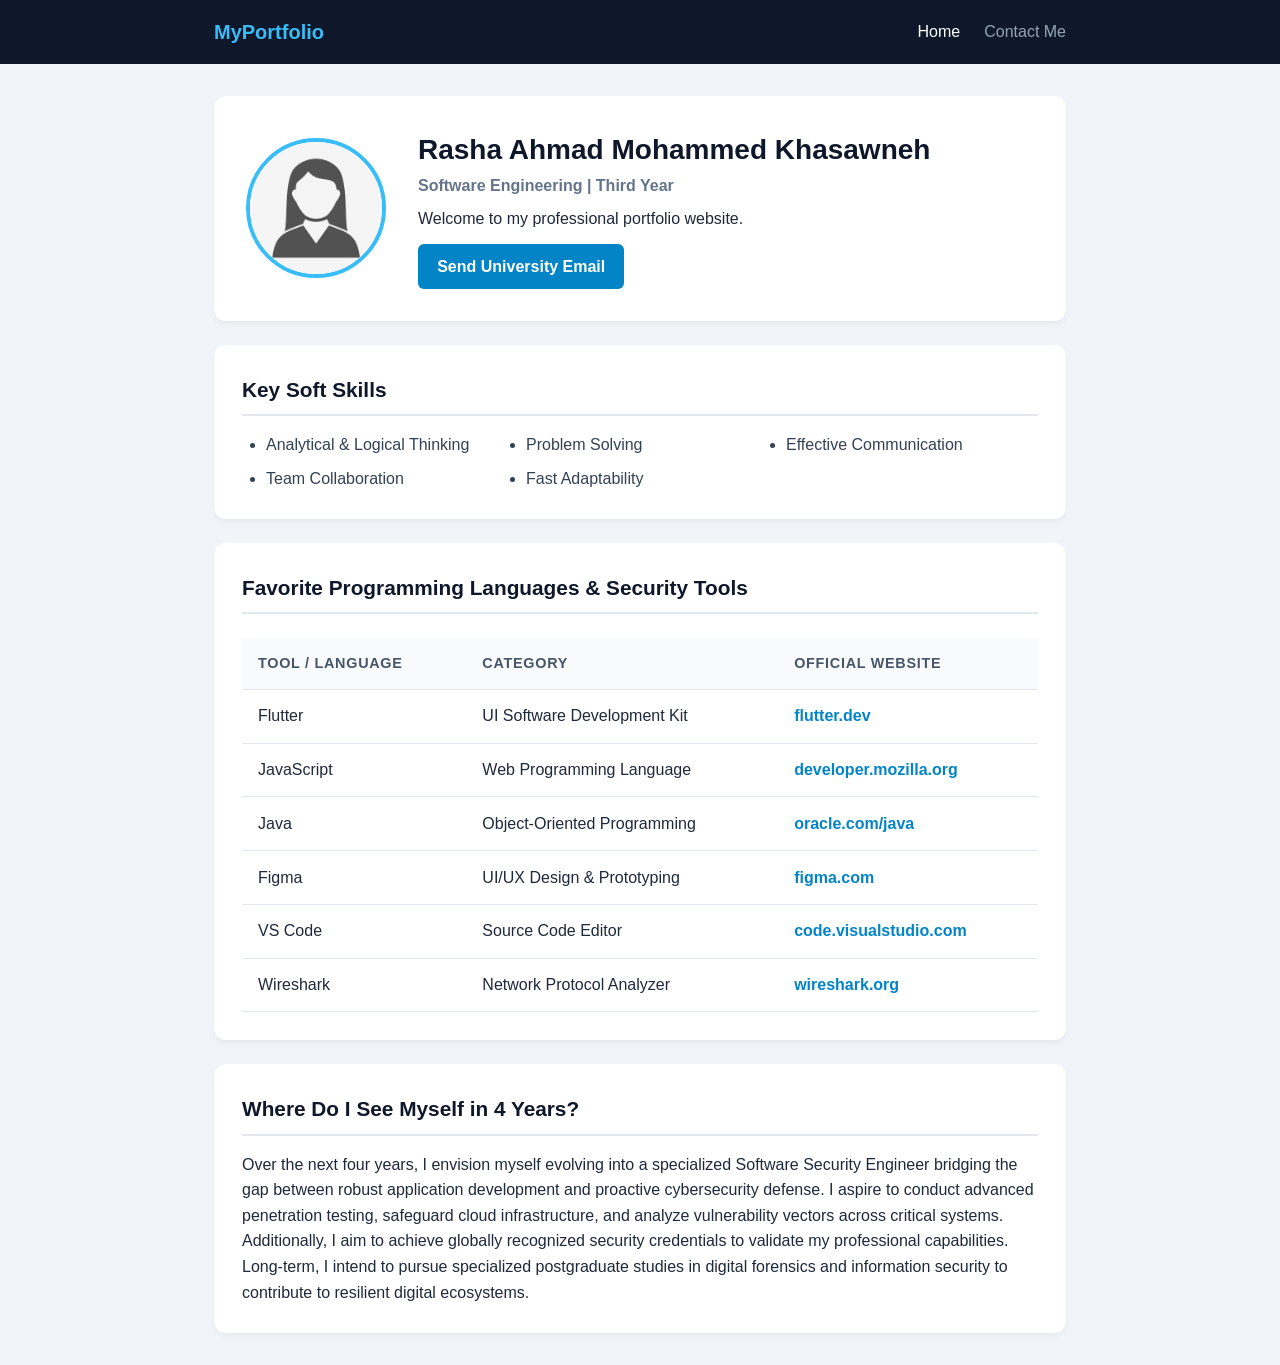
<file: index.html>
<!DOCTYPE html>
<html lang="en">
<head>
    <meta charset="UTF-8">
    <meta name="viewport" content="width=device-width, initial-scale=1.0">
    <!-- المطلوب: العنوان يحتوي على الرقم الجامعي والاسم الكامل -->
    <title>182930 - Rasha Khasawneh</title>
    <!-- ربط ملف الـ CSS الخارجي -->
    <link rel="stylesheet" href="style.css">
</head>
<body>

    <!-- شريط التنقل -->
    <nav class="navbar">
        <div class="nav-container">
            <span class="logo">MyPortfolio</span>
            <ul class="nav-links">
                <li><a href="index.html" class="active">Home</a></li>
                <li><a href="contact.html">Contact Me</a></li>
            </ul>
        </div>
    </nav>

    <div class="container">
        <!-- قسم التعريف والصورة -->
        <header class="profile-card">
            <img src="profile.jpg" alt="Profile Photo" class="profile-img">
            <div class="profile-info">
                <h1>Rasha Ahmad Mohammed Khasawneh</h1>
                <p class="subtitle">Software Engineering | Third Year</p>
                <p>Welcome to my professional portfolio website.</p>
                <!-- رابط البريد الإلكتروني mailto -->
                <a href="rakhasawneh249@cit.just.edu.jo" class="btn">Send University Email</a>
            </div>
        </header>

        <!-- قسم المهارات الشخصية -->
        <section class="card">
            <h2>Key Soft Skills</h2>
            <ul class="skills-list">
                <li>Analytical & Logical Thinking</li>
                <li>Problem Solving</li>
                <li>Effective Communication</li>
                <li>Team Collaboration</li>
                <li>Fast Adaptability</li>
            </ul>
        </section>

        <!-- قسم الجدول: الأدوات واللغات -->
        <section class="card">
            <h2>Favorite Programming Languages & Security Tools</h2>
            <div class="table-wrapper">
             <table>
    <thead>
        <tr>
            <th>Tool / Language</th>
            <th>Category</th>
            <th>Official Website</th>
        </tr>
    </thead>
    <tbody>
        <tr>
            <td>Flutter</td>
            <td>UI Software Development Kit</td>
            <td><a href="https://flutter.dev" target="_blank">flutter.dev</a></td>
        </tr>
        <tr>
            <td>JavaScript</td>
            <td>Web Programming Language</td>
            <td><a href="https://developer.mozilla.org" target="_blank">developer.mozilla.org</a></td>
        </tr>
        <tr>
            <td>Java</td>
            <td>Object-Oriented Programming</td>
            <td><a href="https://www.oracle.com/java" target="_blank">oracle.com/java</a></td>
        </tr>
        <tr>
            <td>Figma</td>
            <td>UI/UX Design & Prototyping</td>
            <td><a href="https://www.figma.com" target="_blank">figma.com</a></td>
        </tr>
        <tr>
            <td>VS Code</td>
            <td>Source Code Editor</td>
            <td><a href="https://code.visualstudio.com" target="_blank">code.visualstudio.com</a></td>
        </tr>
        <tr>
            <td>Wireshark</td>
            <td>Network Protocol Analyzer</td>
            <td><a href="https://www.wireshark.org" target="_blank">wireshark.org</a></td>
        </tr>
    </tbody>
</table>
            </div>
        </section>

        <!-- قسم الرؤية المستقبلية -->
        <section class="card">
            <h2>Where Do I See Myself in 4 Years?</h2>
            <p class="goal-text">
                 Over the next four years, I envision myself evolving into a specialized Software Security Engineer bridging the gap between robust application development and proactive cybersecurity defense. I aspire to conduct advanced penetration testing, safeguard cloud infrastructure, and analyze vulnerability vectors across critical systems. Additionally, I aim to achieve globally recognized security credentials to validate my professional capabilities. Long-term, I intend to pursue specialized postgraduate studies in digital forensics and information security to contribute to resilient digital ecosystems.
            </p>
        </section>
    </div>

</body>
</html>
</file>
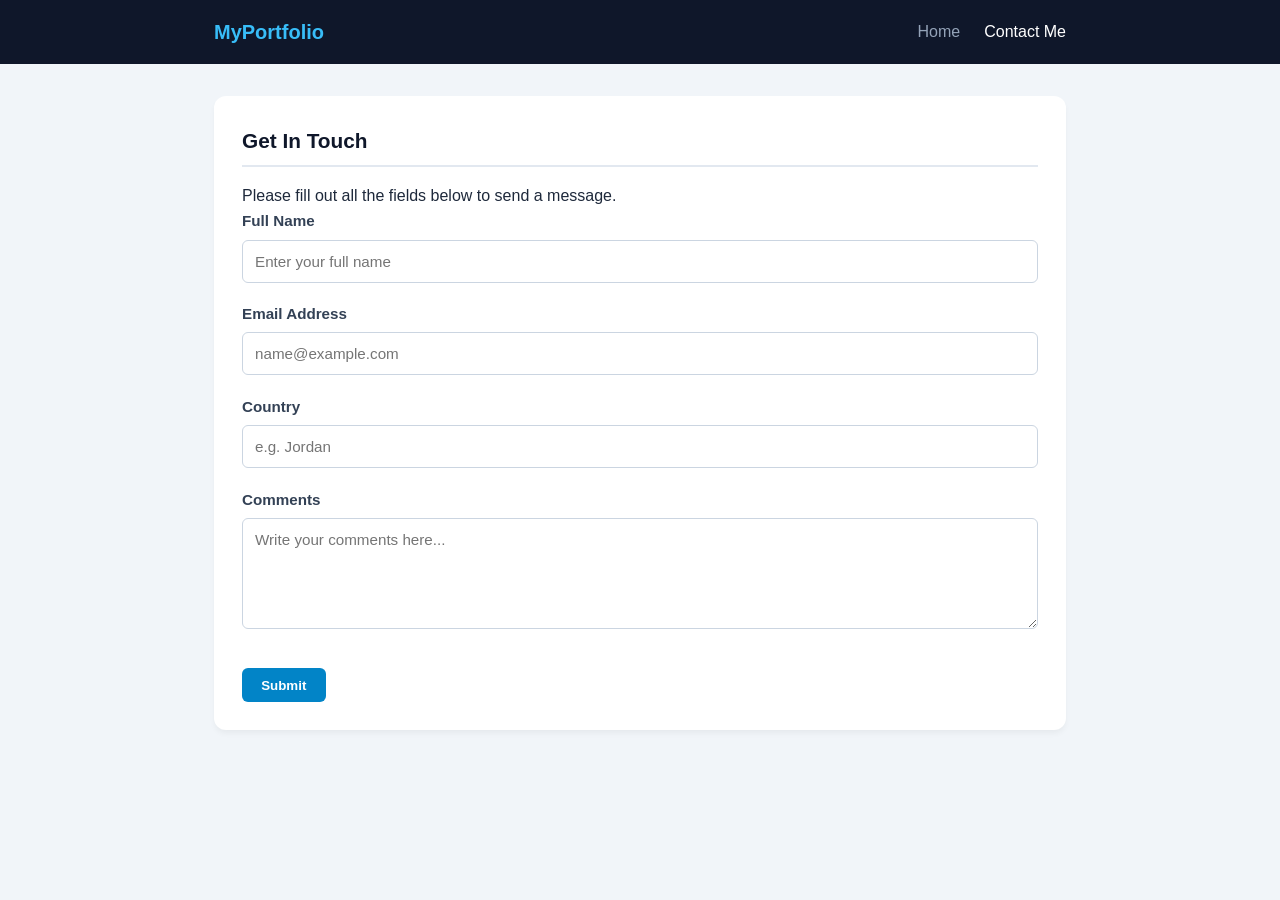
<file: contact.html>
<!DOCTYPE html>
<html lang="en">
<head>
    <meta charset="UTF-8">
    <meta name="viewport" content="width=device-width, initial-scale=1.0">
    <title>Contact Me - Rasha Khasawneh</title>
    <link rel="stylesheet" href="style.css">
</head>
<body>

    <!-- شريط التنقل -->
    <nav class="navbar">
        <div class="nav-container">
            <span class="logo">MyPortfolio</span>
            <ul class="nav-links">
                <li><a href="index.html">Home</a></li>
                <li><a href="contact.html" class="active">Contact Me</a></li>
            </ul>
        </div>
    </nav>

    <div class="container">
        <section class="card form-card">
            <h2>Get In Touch</h2>
            <p>Please fill out all the fields below to send a message.</p>
            
            <form id="contactForm">
                <div class="form-group">
                    <label for="fullName">Full Name</label>
                    <input type="text" id="fullName" placeholder="Enter your full name">
                </div>

                <div class="form-group">
                    <label for="email">Email Address</label>
                    <input type="email" id="email" placeholder="name@example.com">
                </div>

                <div class="form-group">
                    <label for="country">Country</label>
                    <input type="text" id="country" placeholder="e.g. Jordan">
                </div>

                <div class="form-group">
                    <label for="comments">Comments</label>
                    <textarea id="comments" rows="5" placeholder="Write your comments here..."></textarea>
                </div>

                <button type="submit" class="btn">Submit</button>
            </form>
        </section>
    </div>

    <!-- استدعاء ملف الجافاسكربت بآخر الـ body عشان تكون عناصر الصفحة تحمّلت -->
    <script src="script.js"></script>
</body>
</html>
</file>
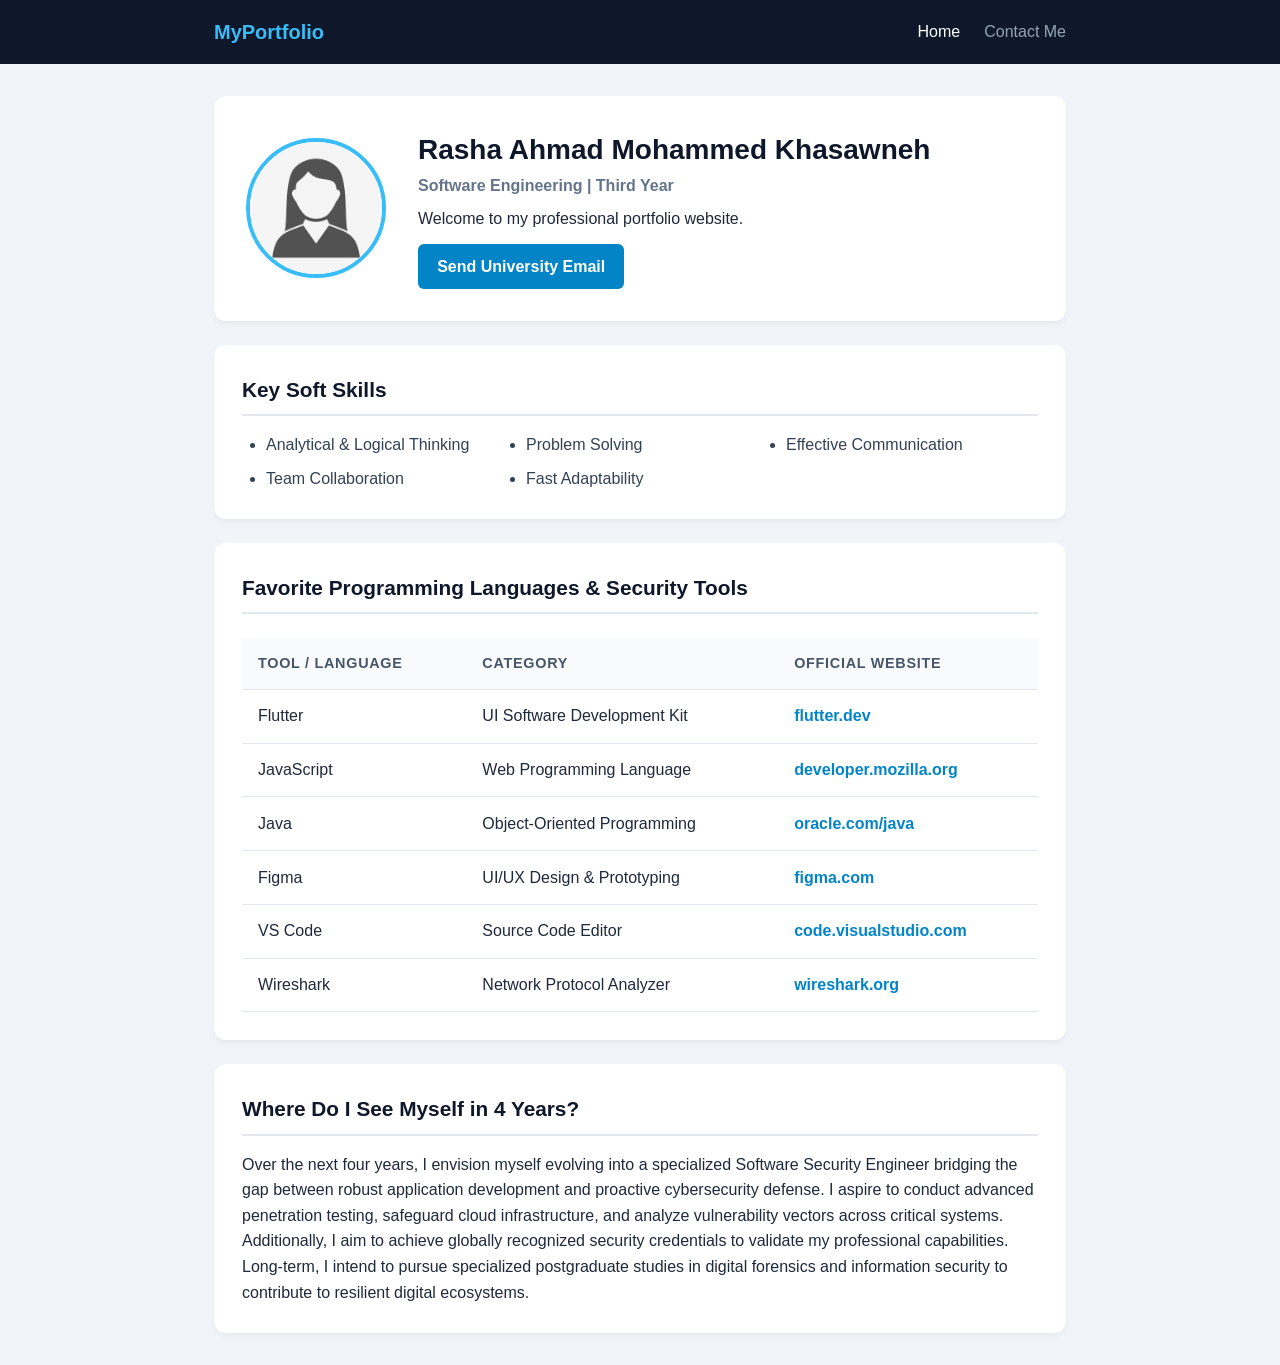
<file: intex.html>
<!DOCTYPE html>
<html lang="en">
<head>
    <meta charset="UTF-8">
    <meta name="viewport" content="width=device-width, initial-scale=1.0">
    <!-- المطلوب: العنوان يحتوي على الرقم الجامعي والاسم الكامل -->
    <title>182930 - Rasha Khasawneh</title>
    <!-- ربط ملف الـ CSS الخارجي -->
    <link rel="stylesheet" href="style.css">
</head>
<body>

    <!-- شريط التنقل -->
    <nav class="navbar">
        <div class="nav-container">
            <span class="logo">MyPortfolio</span>
            <ul class="nav-links">
                <li><a href="index.html" class="active">Home</a></li>
                <li><a href="contact.html">Contact Me</a></li>
            </ul>
        </div>
    </nav>

    <div class="container">
        <!-- قسم التعريف والصورة -->
        <header class="profile-card">
            <img src="profile.jpg" alt="Profile Photo" class="profile-img">
            <div class="profile-info">
                <h1>Rasha Ahmad Mohammed Khasawneh</h1>
                <p class="subtitle">Software Engineering | Third Year</p>
                <p>Welcome to my professional portfolio website.</p>
                <!-- رابط البريد الإلكتروني mailto -->
                <a href="rakhasawneh249@cit.just.edu.jo" class="btn">Send University Email</a>
            </div>
        </header>

        <!-- قسم المهارات الشخصية -->
        <section class="card">
            <h2>Key Soft Skills</h2>
            <ul class="skills-list">
                <li>Analytical & Logical Thinking</li>
                <li>Problem Solving</li>
                <li>Effective Communication</li>
                <li>Team Collaboration</li>
                <li>Fast Adaptability</li>
            </ul>
        </section>

        <!-- قسم الجدول: الأدوات واللغات -->
        <section class="card">
            <h2>Favorite Programming Languages & Security Tools</h2>
            <div class="table-wrapper">
             <table>
    <thead>
        <tr>
            <th>Tool / Language</th>
            <th>Category</th>
            <th>Official Website</th>
        </tr>
    </thead>
    <tbody>
        <tr>
            <td>Flutter</td>
            <td>UI Software Development Kit</td>
            <td><a href="https://flutter.dev" target="_blank">flutter.dev</a></td>
        </tr>
        <tr>
            <td>JavaScript</td>
            <td>Web Programming Language</td>
            <td><a href="https://developer.mozilla.org" target="_blank">developer.mozilla.org</a></td>
        </tr>
        <tr>
            <td>Java</td>
            <td>Object-Oriented Programming</td>
            <td><a href="https://www.oracle.com/java" target="_blank">oracle.com/java</a></td>
        </tr>
        <tr>
            <td>Figma</td>
            <td>UI/UX Design & Prototyping</td>
            <td><a href="https://www.figma.com" target="_blank">figma.com</a></td>
        </tr>
        <tr>
            <td>VS Code</td>
            <td>Source Code Editor</td>
            <td><a href="https://code.visualstudio.com" target="_blank">code.visualstudio.com</a></td>
        </tr>
        <tr>
            <td>Wireshark</td>
            <td>Network Protocol Analyzer</td>
            <td><a href="https://www.wireshark.org" target="_blank">wireshark.org</a></td>
        </tr>
    </tbody>
</table>
            </div>
        </section>

        <!-- قسم الرؤية المستقبلية -->
        <section class="card">
            <h2>Where Do I See Myself in 4 Years?</h2>
            <p class="goal-text">
                 Over the next four years, I envision myself evolving into a specialized Software Security Engineer bridging the gap between robust application development and proactive cybersecurity defense. I aspire to conduct advanced penetration testing, safeguard cloud infrastructure, and analyze vulnerability vectors across critical systems. Additionally, I aim to achieve globally recognized security credentials to validate my professional capabilities. Long-term, I intend to pursue specialized postgraduate studies in digital forensics and information security to contribute to resilient digital ecosystems.
            </p>
        </section>
    </div>

</body>
</html>
</file>
<file: style.css>
/* ضبط أساسيات الصفحة والخطوط */
* {
    margin: 0;
    padding: 0;
    box-sizing: border-box;
    font-family: -apple-system, BlinkMacSystemFont, "Segoe UI", Roboto, sans-serif;
}

body {
    background-color: #f1f5f9;
    color: #1e293b;
    line-height: 1.6;
}

/* شريط التنقل العلوي */
.navbar {
    background-color: #0f172a;
    padding: 1rem 0;
    position: sticky;
    top: 0;
    z-index: 100;
}

.nav-container {
    max-width: 900px;
    margin: 0 auto;
    padding: 0 1.5rem;
    display: flex;
    justify-content: space-between;
    align-items: center;
}

.logo {
    color: #38bdf8;
    font-weight: 700;
    font-size: 1.25rem;
}

.nav-links {
    list-style: none;
    display: flex;
    gap: 1.5rem;
}

.nav-links a {
    color: #94a3b8;
    text-decoration: none;
    font-weight: 500;
    transition: color 0.2s ease;
}

.nav-links a:hover,
.nav-links a.active {
    color: #ffffff;
}

/* الحاوية المركزية للمحتوى */
.container {
    max-width: 900px;
    margin: 2rem auto;
    padding: 0 1.5rem;
    display: flex;
    flex-direction: column;
    gap: 1.5rem;
}

/* كروت الأقسام */
.card {
    background-color: #ffffff;
    padding: 1.75rem;
    border-radius: 12px;
    box-shadow: 0 4px 6px -1px rgba(0, 0, 0, 0.05);
}

.card h2 {
    color: #0f172a;
    font-size: 1.3rem;
    margin-bottom: 1rem;
    border-bottom: 2px solid #e2e8f0;
    padding-bottom: 0.5rem;
}

/* قسم البروفايل والصورة */
.profile-card {
    background-color: #ffffff;
    padding: 2rem;
    border-radius: 12px;
    box-shadow: 0 4px 6px -1px rgba(0, 0, 0, 0.05);
    display: flex;
    align-items: center;
    gap: 2rem;
}

.profile-img {
    width: 140px;
    height: 140px;
    border-radius: 50%;
    object-fit: cover;
    border: 4px solid #38bdf8;
}

.profile-info h1 {
    font-size: 1.75rem;
    color: #0f172a;
}

.subtitle {
    color: #64748b;
    font-weight: 600;
    margin-bottom: 0.5rem;
}

/* زر التواصل والـ Button */
.btn {
    display: inline-block;
    background-color: #0284c7;
    color: #ffffff;
    padding: 0.6rem 1.2rem;
    border: none;
    border-radius: 6px;
    text-decoration: none;
    font-weight: 600;
    cursor: pointer;
    margin-top: 0.75rem;
    transition: background-color 0.2s ease;
}

.btn:hover {
    background-color: #0369a1;
}

/* قائمة المهارات */
.skills-list {
    margin-left: 1.5rem;
    display: grid;
    grid-template-columns: repeat(auto-fit, minmax(200px, 1fr));
    gap: 0.5rem;
}

.skills-list li {
    color: #334155;
    font-weight: 500;
}

/* جدول الأدوات */
.table-wrapper {
    overflow-x: auto;
}

table {
    width: 100%;
    border-collapse: collapse;
    margin-top: 0.5rem;
}

th, td {
    padding: 0.85rem 1rem;
    text-align: left;
    border-bottom: 1px solid #e2e8f0;
}

th {
    background-color: #f8fafc;
    color: #475569;
    font-size: 0.9rem;
    text-transform: uppercase;
    letter-spacing: 0.05em;
}

td a {
    color: #0284c7;
    text-decoration: none;
    font-weight: 600;
}

td a:hover {
    text-decoration: underline;
}

/* تنسيق الفورم */
.form-group {
    margin-bottom: 1.2rem;
}

.form-group label {
    display: block;
    margin-bottom: 0.4rem;
    font-weight: 600;
    color: #334155;
    font-size: 0.95rem;
}

.form-group input,
.form-group textarea {
    width: 100%;
    padding: 0.75rem;
    border: 1px solid #cbd5e1;
    border-radius: 6px;
    outline: none;
    font-size: 0.95rem;
}

.form-group input:focus,
.form-group textarea:focus {
    border-color: #0284c7;
    box-shadow: 0 0 0 3px rgba(2, 132, 199, 0.15);
}

/* استجابة الشاشات الصغيرة (Responsive) */
@media (max-width: 650px) {
    .profile-card {
        flex-direction: column;
        text-align: center;
    }
}
</file>
